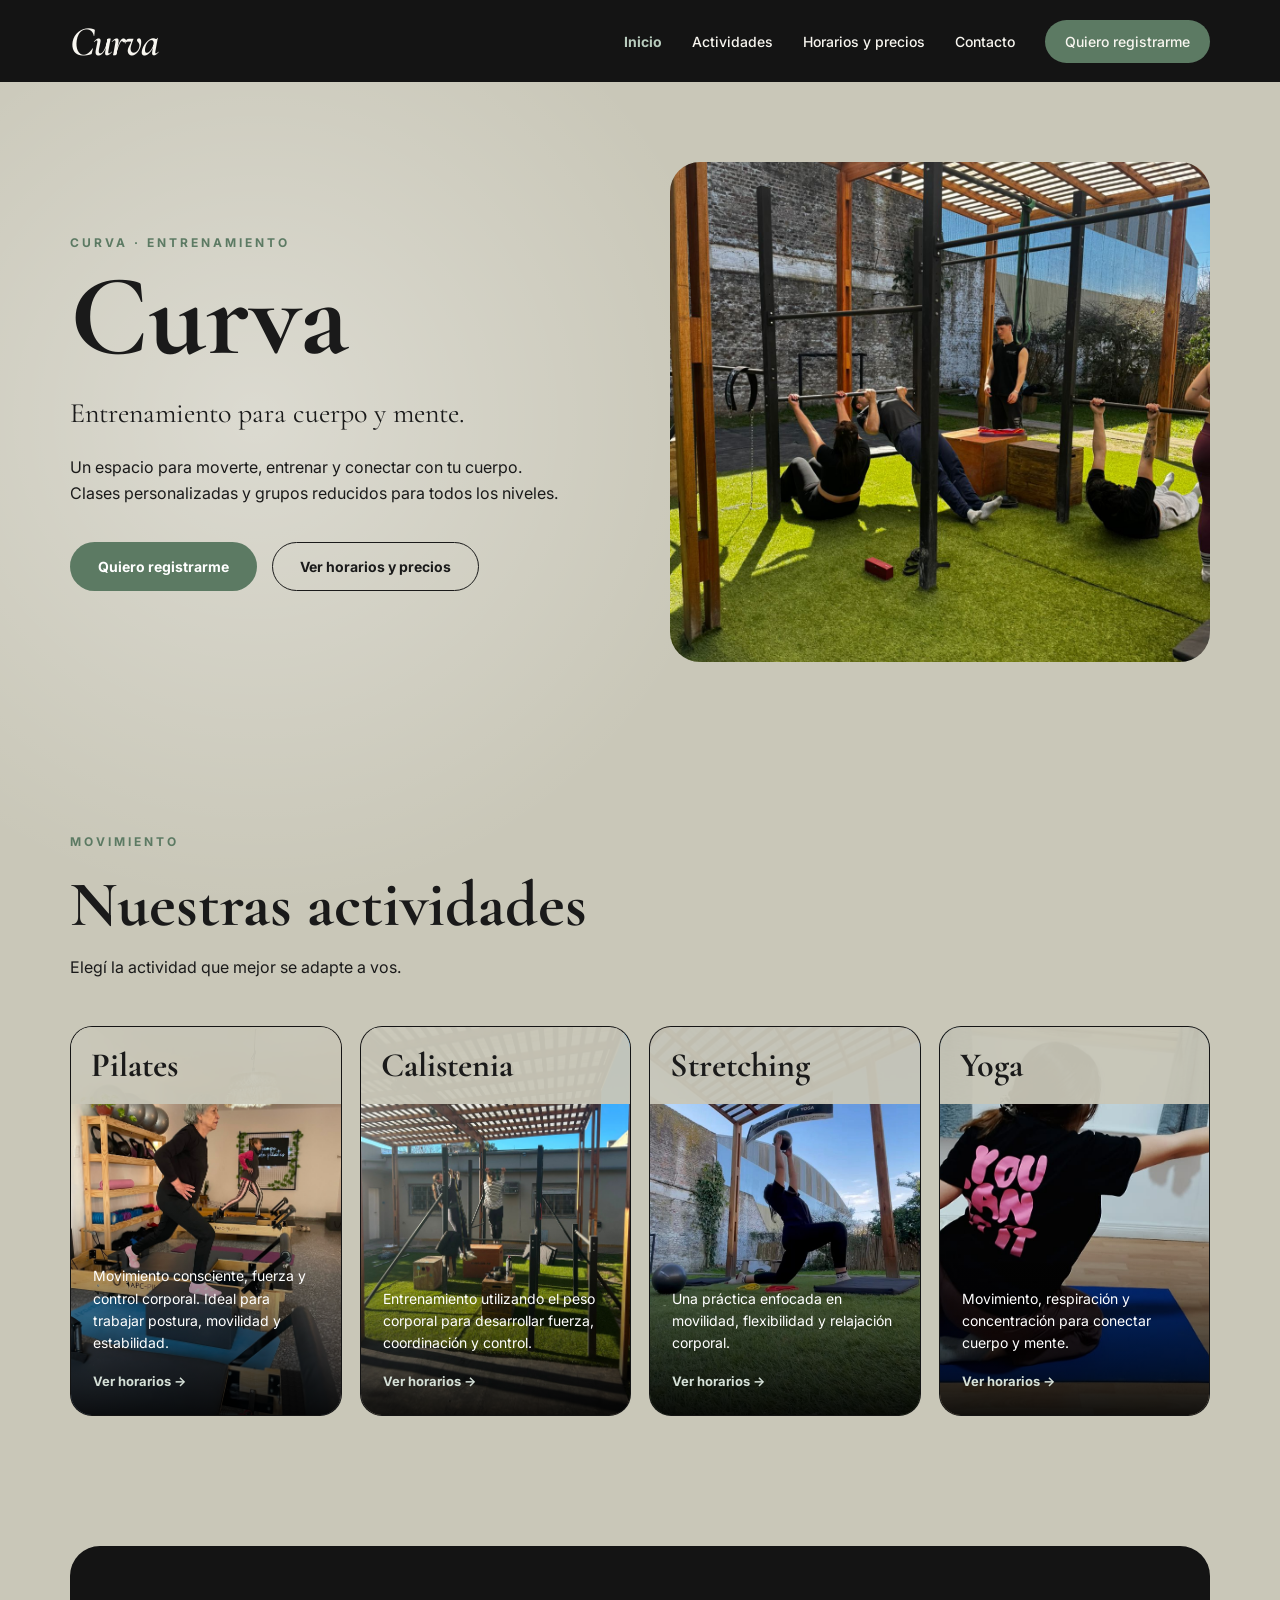
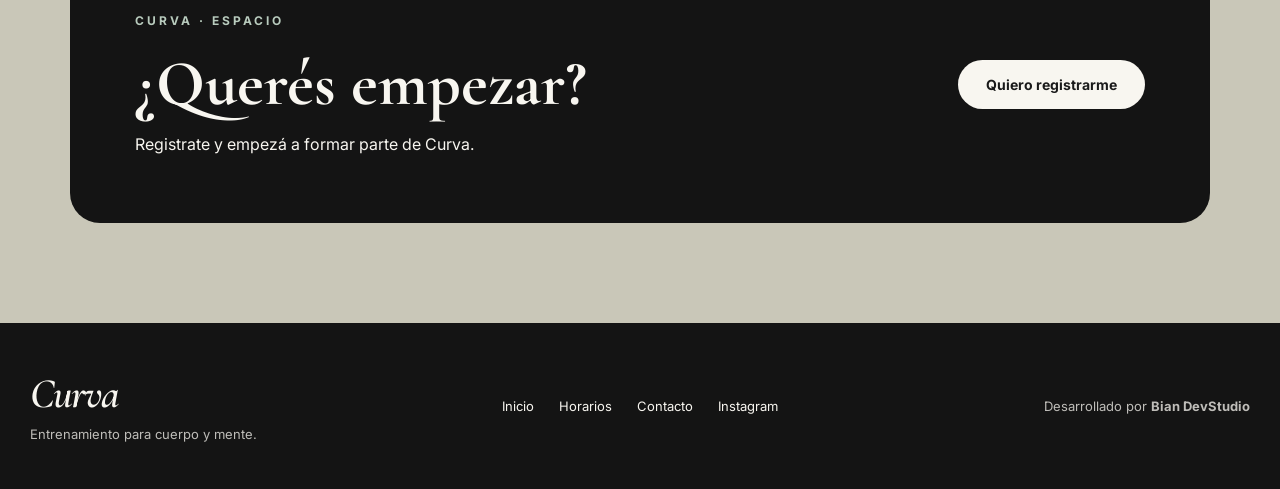
<file: index.html>
<!DOCTYPE html>
<html lang="es">

<head>
    <meta charset="UTF-8">
    <meta name="viewport" content="width=device-width, initial-scale=1.0">

    <title>Curva · espacio</title>

    <link rel="stylesheet" href="css/style.css">

    <link rel="preconnect" href="https://fonts.googleapis.com">
    <link rel="preconnect" href="https://fonts.gstatic.com" crossorigin>
    <link
        href="https://fonts.googleapis.com/css2?family=Cormorant+Garamond:wght@500;600;700&family=Inter:wght@400;500;600;700&display=swap"
        rel="stylesheet">
</head>

<body>

    <header class="site-header">
        <nav class="navbar">

            <a href="index.html" class="logo">Curva</a>

            <button class="menu-toggle" id="menuToggle" aria-label="Abrir menú">
                ☰
            </button>

            <div class="nav-menu" id="navMenu">
                <a href="index.html" class="active">Inicio</a>
                <a href="index.html#actividades">Actividades</a>
                <a href="horarios.html"> Horarios y precios</a>
                <a href="contacto.html">Contacto</a>
                <a href="registro.html" class="nav-cta">Quiero registrarme</a>
            </div>

        </nav>
    </header>


    <main>

        <!-- HERO -->
        <section class="hero">

            <div class="hero-content">

                <p class="eyebrow">CURVA · ENTRENAMIENTO</p>

                <h1>Curva</h1>

                <p class="hero-subtitle">
                    Entrenamiento para cuerpo y mente.
                </p>

                <p class="hero-description">
                    Un espacio para moverte, entrenar y conectar con tu cuerpo.
                    Clases personalizadas y grupos reducidos para todos los niveles.
                </p>

                <div class="hero-buttons">
                    <a href="registro.html" class="btn btn-primary">
                        Quiero registrarme
                    </a>

                    <a href="horarios.html" class="btn btn-secondary">
                        Ver horarios y precios
                    </a>
                </div>

            </div>

            <div class="hero-image">
                <img src="imagenes/inicio.jpeg" alt="Fotografía real del espacio Curva y personas entrenando"
                    border="0">
            </div>

        </section>


        <!-- ACTIVIDADES -->
        <section class="activities-section" id="actividades">

            <div class="section-heading">
                <p class="eyebrow">MOVIMIENTO</p>
                <h2>Nuestras actividades</h2>
                <p>
                    Elegí la actividad que mejor se adapte a vos.
                </p>
            </div>


            <div class="activity-grid">

                <article class="activity-card">
                    <div class="activity-image">
                        <img src="imagenes/pilates.jpeg" alt="Personas realizando una clase de Pilates">
                    </div>

                    <div class="activity-title">
                        <h3>Pilates</h3>
                    </div>

                    <div class="activity-info">
                        <p>
                            Movimiento consciente, fuerza y control corporal.
                            Ideal para trabajar postura, movilidad y estabilidad.
                        </p>

                        <a href="horarios.html?actividad=pilates">
                            Ver horarios →
                        </a>
                    </div>
                </article>


                <article class="activity-card">
                    <div class="activity-image">
                        <img src="imagenes/calistenia.jpeg" alt="Persona realizando ejercicios de calistenia">
                    </div>

                    <div class="activity-title">
                        <h3>Calistenia</h3>
                    </div>

                    <div class="activity-info">
                        <p>
                            Entrenamiento utilizando el peso corporal para
                            desarrollar fuerza, coordinación y control.
                        </p>

                        <a href="horarios.html?actividad=calistenia">
                            Ver horarios →
                        </a>
                    </div>
                </article>


                <article class="activity-card">
                    <div class="activity-image">
                        <img src="imagenes/streaching.jpeg" alt="Persona realizando ejercicios de stretching">
                    </div>

                    <div class="activity-title">
                        <h3>Stretching</h3>
                    </div>

                    <div class="activity-info">
                        <p>
                            Una práctica enfocada en movilidad, flexibilidad
                            y relajación corporal.
                        </p>

                        <a href="horarios.html?actividad=stretching">
                            Ver horarios →
                        </a>
                    </div>
                </article>


                <article class="activity-card">
                    <div class="activity-image">
                        <img src="imagenes/yoga.jpeg" alt="Personas realizando una clase de yoga">
                    </div>

                    <div class="activity-title">
                        <h3>Yoga</h3>
                    </div>

                    <div class="activity-info">
                        <p>
                            Movimiento, respiración y concentración para
                            conectar cuerpo y mente.
                        </p>

                        <a href="horarios.html?actividad=yoga">
                            Ver horarios →
                        </a>
                    </div>
                </article>

            </div>

        </section>


        <!-- CTA -->
        <section class="cta-section">

            <div>
                <p class="eyebrow">CURVA · ESPACIO</p>

                <h2>¿Querés empezar?</h2>

                <p>
                    Registrate y empezá a formar parte de Curva.
                </p>
            </div>

            <a href="registro.html" class="btn btn-light">
                Quiero registrarme
            </a>

        </section>

    </main>


    <footer class="site-footer">

        <div class="footer-brand">
            <span class="logo">Curva</span>
            <p>Entrenamiento para cuerpo y mente.</p>
        </div>

        <div class="footer-links">
            <a href="index.html">Inicio</a>
            <a href="horarios.html">Horarios</a>
            <a href="contacto.html">Contacto</a>
            <a href="https://www.instagram.com/curva.espacio/" target="_blank">
                Instagram
            </a>
        </div>

        <div class="footer-dev">
            <p>Desarrollado por <strong>Bian DevStudio</strong></p>
        </div>

    </footer>

    <a href="https://wa.me/5491138007337" target="_blank" rel="noopener noreferrer" class="whatsapp-float"
        id="whatsappFloat" aria-label="Escribinos por WhatsApp">
        <img src="imagenes/whatsapplogo.png" alt="WhatsApp">
    </a>

    <script src="js/script.js"></script>

</body>

</html>
</file>
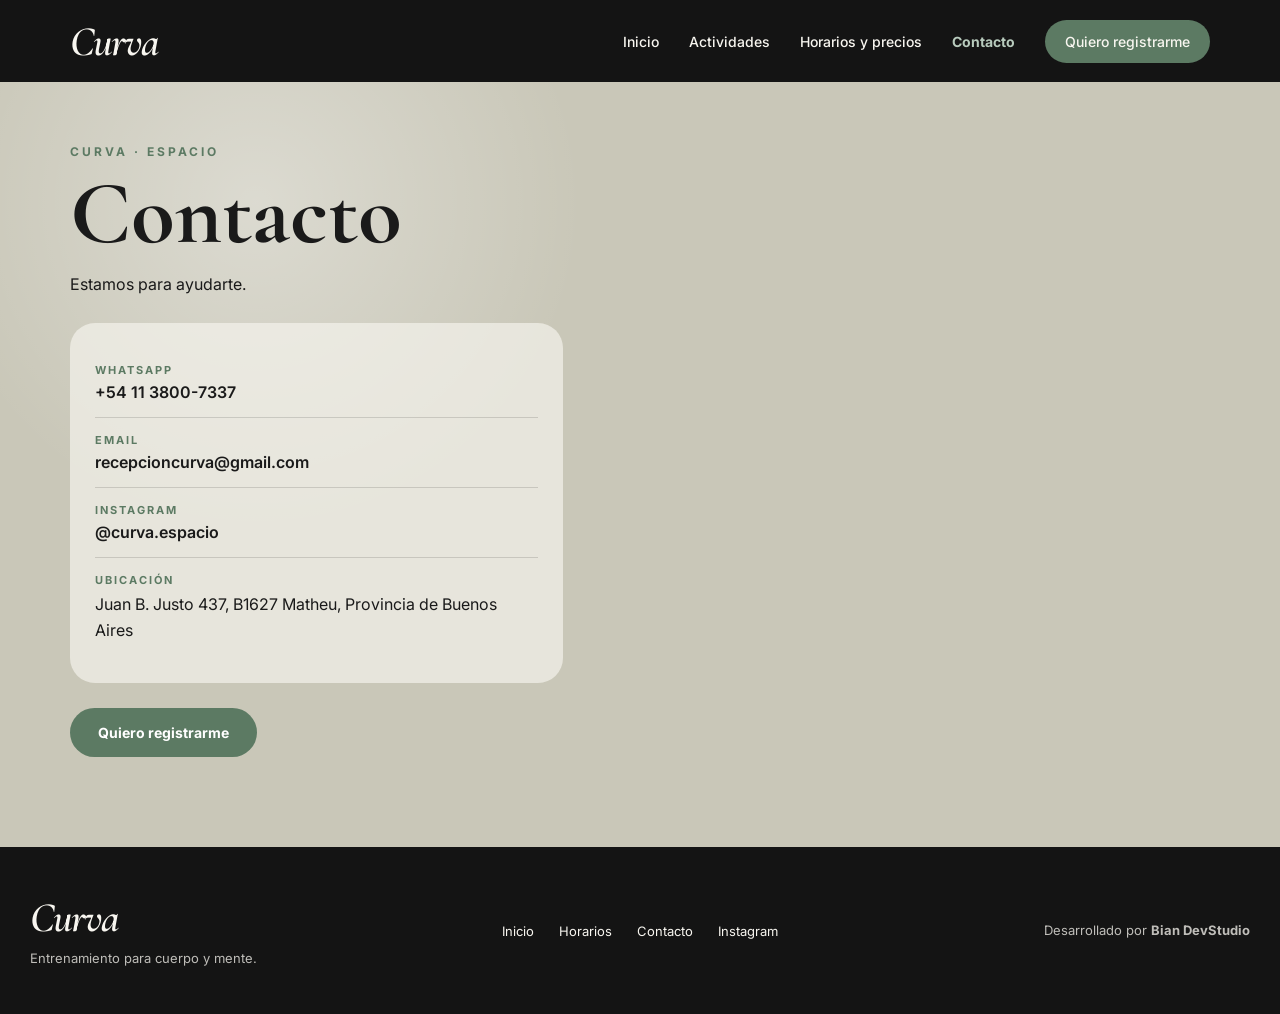
<file: contacto.html>
<!DOCTYPE html>
<html lang="es">

<head>

    <meta charset="UTF-8">

    <meta name="viewport" content="width=device-width, initial-scale=1.0">

    <title>Contacto · Curva</title>

    <link rel="stylesheet" href="css/style.css">

    <link rel="preconnect" href="https://fonts.googleapis.com">

    <link rel="preconnect" href="https://fonts.gstatic.com" crossorigin>
    <link
        href="https://fonts.googleapis.com/css2?family=Cormorant+Garamond:wght@500;600;700&family=Inter:wght@400;500;600;700&display=swap"
        rel="stylesheet">


</head>


<body>


    <header class="site-header">

        <nav class="navbar">

            <a href="index.html" class="logo">
                Curva
            </a>


            <button class="menu-toggle" id="menuToggle" aria-label="Abrir menú">
                ☰
            </button>


            <div class="nav-menu" id="navMenu">

                <a href="index.html">
                    Inicio
                </a>

                <a href="index.html#actividades">
                    Actividades
                </a>

                <a href="horarios.html">
                    Horarios y precios
                </a>

                <a href="contacto.html" class="active">
                    Contacto
                </a>

                <a href="registro.html" class="nav-cta">
                    Quiero registrarme
                </a>

            </div>

        </nav>

    </header>


    <main>


        <section class="contact-page">


            <div class="contact-info">


                <div class="page-header contact-header">

                    <p class="eyebrow">
                        CURVA · ESPACIO
                    </p>

                    <h1>
                        Contacto
                    </h1>

                    <p>
                        Estamos para ayudarte.
                    </p>

                </div>


                <div class="contact-card">


                    <div class="contact-item">

                        <span class="contact-label">
                            WhatsApp
                        </span>
                        <a href="https://wa.me/5491138007337" target="_blank" rel="noopener noreferrer">
                            +54 11 3800-7337
                        </a>

                    </div>


                    <div class="contact-item">

                        <span class="contact-label">
                            Email
                        </span>

                        <a href="mailto:recepcioncurva@gmail.com">
                            recepcioncurva@gmail.com
                        </a>

                    </div>


                    <div class="contact-item">

                        <span class="contact-label">
                            Instagram
                        </span>

                        <a href="https://www.instagram.com/curva.espacio/" target="_blank">
                            @curva.espacio
                        </a>

                    </div>


                    <div class="contact-item">

                        <span class="contact-label">
                            Ubicación
                        </span>

                        <p>
                            Juan B. Justo 437, B1627 Matheu, Provincia de Buenos Aires
                        </p>

                    </div>


                </div>


                <a href="registro.html" class="btn btn-primary contact-button">
                    Quiero registrarme
                </a>


            </div>


            <div class="map-container">
                <iframe
                    src="https://www.google.com/maps/embed?pb=!1m18!1m12!1m3!1d52699.227118186835!2d-58.84521165637289!3d-34.35806934880494!2m3!1f0!2f0!3f0!3m2!1i1024!2i768!4f13.1!3m3!1m2!1s0x95bb6372f4d2cfe3%3A0xa8b138cc68c038f8!2sCurva%20%E2%80%A2%20Centro%20de%20Entrenamiento!5e0!3m2!1ses!2sar!4v1788531033662!5m2!1ses!2sar"
                    width="100%" height="100%" style="border:0;" allowfullscreen="" loading="lazy"
                    referrerpolicy="no-referrer-when-downgrade" title="Ubicación de Curva"></iframe>

            </div>


        </section>


    </main>


    <footer class="site-footer">

        <div class="footer-brand">

            <span class="logo">
                Curva
            </span>

            <p>
                Entrenamiento para cuerpo y mente.
            </p>

        </div>


        <div class="footer-links">

            <a href="index.html">
                Inicio
            </a>

            <a href="horarios.html">
                Horarios
            </a>

            <a href="contacto.html">
                Contacto
            </a>

            <a href="https://www.instagram.com/curva.espacio/" target="_blank">
                Instagram
            </a>

        </div>


        <div class="footer-dev">

            <p>
                Desarrollado por
                <strong>Bian DevStudio</strong>
            </p>

        </div>

    </footer>

    <a href="https://wa.me/5491138007337" target="_blank" rel="noopener noreferrer" class="whatsapp-float"
        id="whatsappFloat" aria-label="Escribinos por WhatsApp">
        <img src="imagenes/whatsapplogo.png" alt="WhatsApp">
    </a>
    <script src="js/script.js"></script>

</body>

</html>
</file>
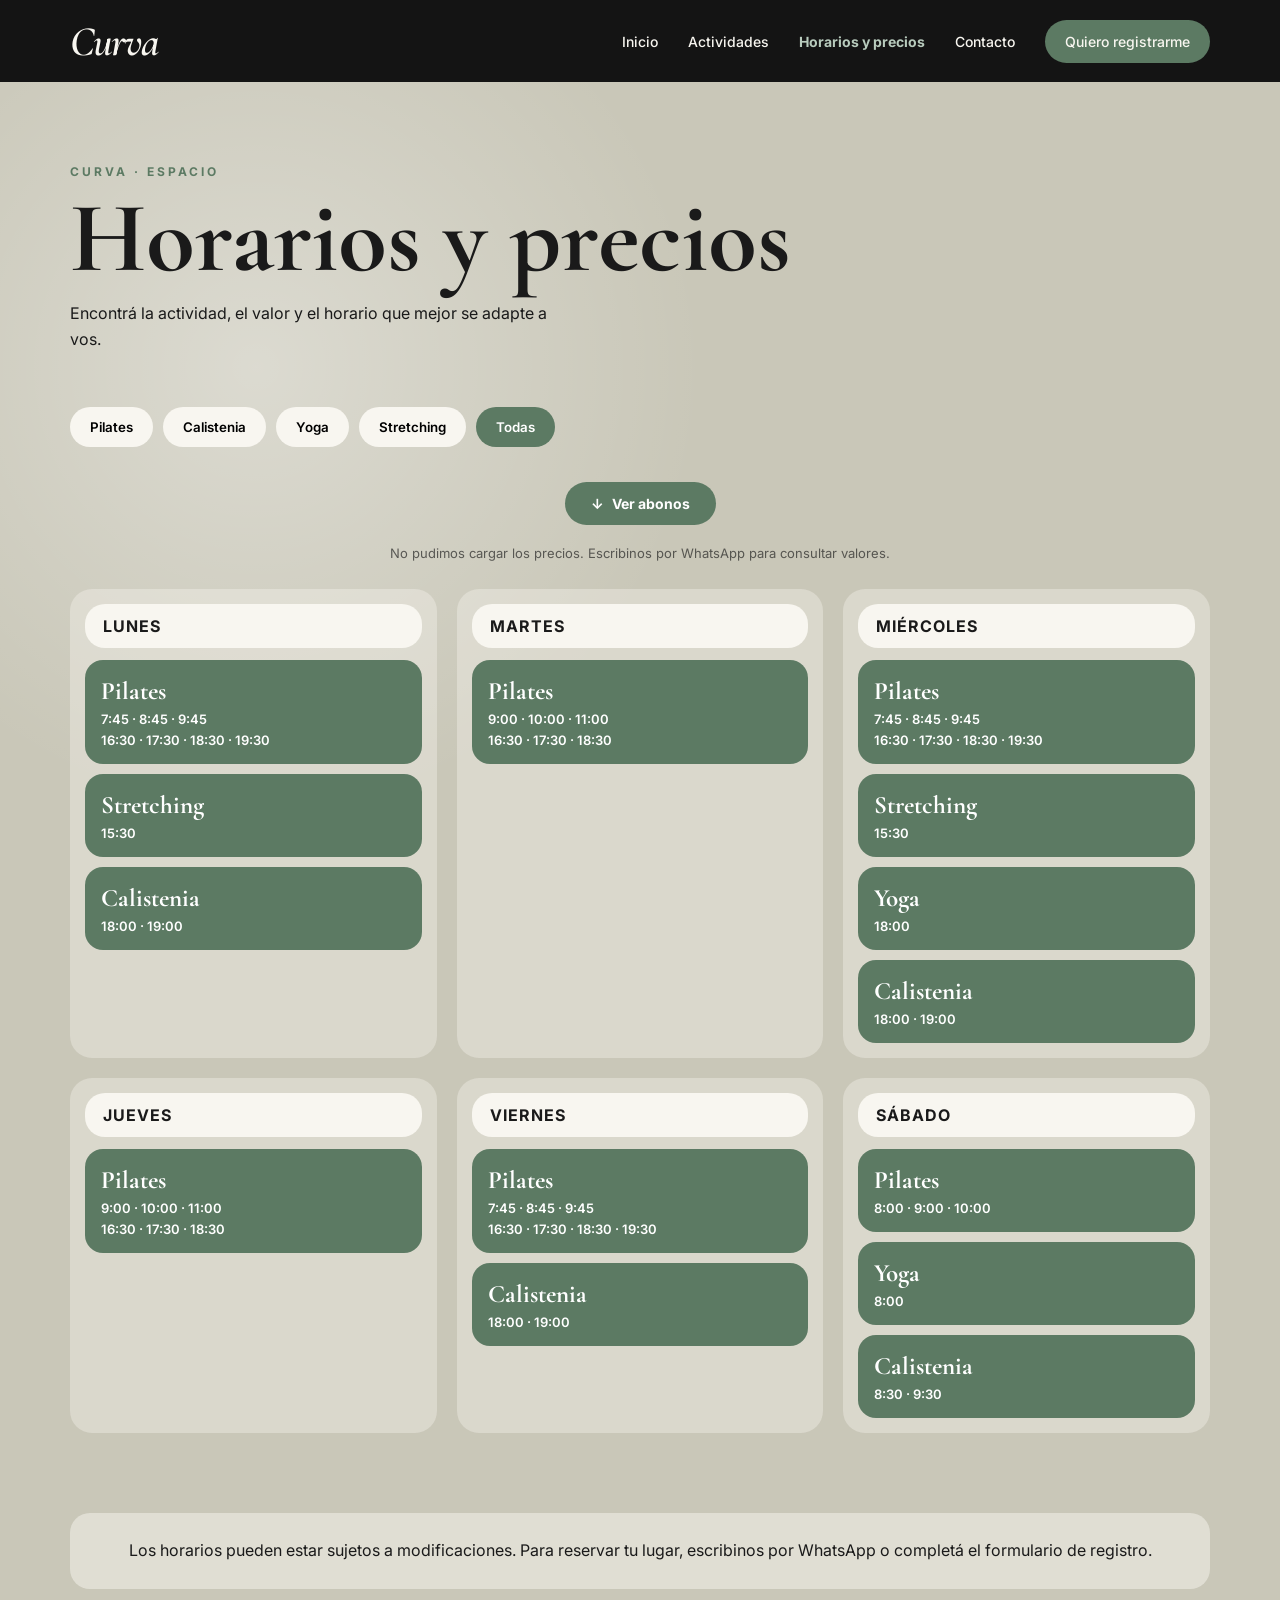
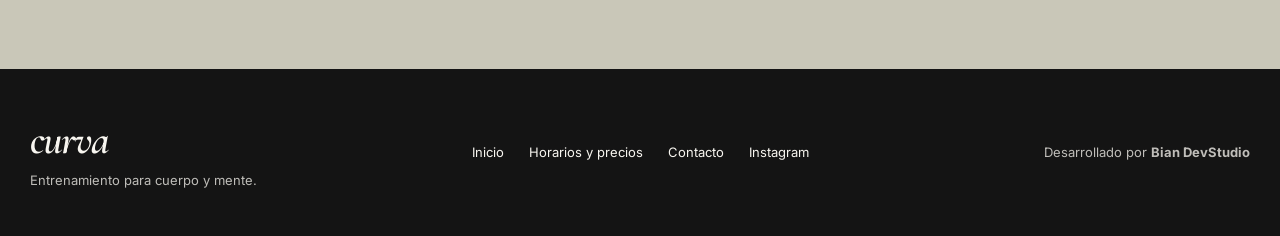
<file: horarios.html>
<!DOCTYPE html>
<html lang="es">
<head>

    <meta charset="UTF-8">
    <meta name="viewport" content="width=device-width, initial-scale=1.0">

    <title>Horarios y precios · Curva</title>

    <link rel="stylesheet" href="css/style.css">

    <link rel="preconnect" href="https://fonts.googleapis.com">
    <link rel="preconnect" href="https://fonts.gstatic.com" crossorigin>

    <link
        href="https://fonts.googleapis.com/css2?family=Cormorant+Garamond:wght@500;600;700&family=Inter:wght@400;500;600;700&display=swap"
        rel="stylesheet"
    >

</head>

<body>

<header class="site-header">

    <nav class="navbar">

        <a href="index.html" class="logo">Curva</a>

        <button class="menu-toggle" id="menuToggle" aria-label="Abrir menú">
            ☰
        </button>

        <div class="nav-menu" id="navMenu">

            <a href="index.html">Inicio</a>

            <a href="index.html#actividades">
                Actividades
            </a>

            <a href="horarios.html" class="active">
                Horarios y precios
            </a>

            <a href="contacto.html">
                Contacto
            </a>

            <a href="registro.html" class="nav-cta">
                Quiero registrarme
            </a>

        </div>

    </nav>

</header>


<main>

<section class="page-header">

    <p class="eyebrow">CURVA · ESPACIO</p>

    <h1>Horarios y precios</h1>

    <p>
        Encontrá la actividad, el valor y el horario que mejor se adapte a vos.
    </p>

</section>


<section class="schedule-section">

    <!-- FILTRO -->

    <div class="schedule-filters">

        <button class="filter-btn" data-filter="pilates">
            Pilates
        </button>

        <button class="filter-btn" data-filter="calistenia">
            Calistenia
        </button>

        <button class="filter-btn" data-filter="yoga">
            Yoga
        </button>

        <button class="filter-btn" data-filter="stretching">
            Stretching
        </button>

        <button class="filter-btn active" data-filter="all">
            Todas
        </button>

    </div>


    <!-- PRECIOS de la solapa activa (acordeón "Ver abonos") -->

    <div id="pricePanel" class="price-panel hidden">

        <button id="verAbonosBtn" class="accordion-toggle" type="button">
            <span class="accordion-arrow">↓</span> Ver abonos
        </button>

        <div id="priceCards" class="price-cards hidden"></div>

    </div>


    <!-- HORARIOS -->

    <div class="schedule-grid">

        <!-- LUNES -->

        <div class="schedule-day">

            <div class="day-name">
                Lunes
            </div>

            <div class="day-content">

                <div class="schedule-item" data-activity="pilates">
                    <span class="activity-name">
                        Pilates
                    </span>

                    <span class="time">
                        7:45 · 8:45 · 9:45
                    </span>

                    <span class="time">
                        16:30 · 17:30 · 18:30 · 19:30
                    </span>
                </div>


                <div class="schedule-item" data-activity="stretching">

                    <span class="activity-name">
                        Stretching
                    </span>

                    <span class="time">
                        15:30
                    </span>

                </div>


                <div class="schedule-item" data-activity="calistenia">

                    <span class="activity-name">
                        Calistenia
                    </span>

                    <span class="time">
                        18:00 · 19:00
                    </span>

                </div>

            </div>

        </div>


        <!-- MARTES -->

        <div class="schedule-day">

            <div class="day-name">
                Martes
            </div>

            <div class="day-content">

                <div class="schedule-item" data-activity="pilates">

                    <span class="activity-name">
                        Pilates
                    </span>

                    <span class="time">
                        9:00 · 10:00 · 11:00
                    </span>

                    <span class="time">
                        16:30 · 17:30 · 18:30
                    </span>

                </div>

            </div>

        </div>


        <!-- MIÉRCOLES -->

        <div class="schedule-day">

            <div class="day-name">
                Miércoles
            </div>

            <div class="day-content">

                <div class="schedule-item" data-activity="pilates">

                    <span class="activity-name">
                        Pilates
                    </span>

                    <span class="time">
                        7:45 · 8:45 · 9:45
                    </span>

                    <span class="time">
                        16:30 · 17:30 · 18:30 · 19:30
                    </span>

                </div>


                <div class="schedule-item" data-activity="stretching">

                    <span class="activity-name">
                        Stretching
                    </span>

                    <span class="time">
                        15:30
                    </span>

                </div>


                <div class="schedule-item" data-activity="yoga">

                    <span class="activity-name">
                        Yoga
                    </span>

                    <span class="time">
                        18:00
                    </span>

                </div>


                <div class="schedule-item" data-activity="calistenia">

                    <span class="activity-name">
                        Calistenia
                    </span>

                    <span class="time">
                        18:00 · 19:00
                    </span>

                </div>

            </div>

        </div>


        <!-- JUEVES -->

        <div class="schedule-day">

            <div class="day-name">
                Jueves
            </div>

            <div class="day-content">

                <div class="schedule-item" data-activity="pilates">

                    <span class="activity-name">
                        Pilates
                    </span>

                    <span class="time">
                        9:00 · 10:00 · 11:00
                    </span>

                    <span class="time">
                        16:30 · 17:30 · 18:30
                    </span>

                </div>

            </div>

        </div>


        <!-- VIERNES -->

        <div class="schedule-day">

            <div class="day-name">
                Viernes
            </div>

            <div class="day-content">

                <div class="schedule-item" data-activity="pilates">

                    <span class="activity-name">
                        Pilates
                    </span>

                    <span class="time">
                        7:45 · 8:45 · 9:45
                    </span>

                    <span class="time">
                        16:30 · 17:30 · 18:30 · 19:30
                    </span>

                </div>


                <div class="schedule-item" data-activity="calistenia">

                    <span class="activity-name">
                        Calistenia
                    </span>

                    <span class="time">
                        18:00 · 19:00
                    </span>

                </div>

            </div>

        </div>


        <!-- SÁBADO -->

        <div class="schedule-day">

            <div class="day-name">
                Sábado
            </div>

            <div class="day-content">

                <div class="schedule-item" data-activity="pilates">

                    <span class="activity-name">
                        Pilates
                    </span>

                    <span class="time">
                        8:00 · 9:00 · 10:00
                    </span>

                </div>


                <div class="schedule-item" data-activity="yoga">

                    <span class="activity-name">
                        Yoga
                    </span>

                    <span class="time">
                        8:00
                    </span>

                </div>


                <div class="schedule-item" data-activity="calistenia">

                    <span class="activity-name">
                        Calistenia
                    </span>

                    <span class="time">
                        8:30 · 9:30
                    </span>

                </div>

            </div>

        </div>

    </div>

</section>


<section class="schedule-note">

    <p>
        Los horarios pueden estar sujetos a modificaciones.
        Para reservar tu lugar, escribinos por WhatsApp o completá el formulario de registro.
    </p>

</section>


</main>


<footer class="site-footer">

    <div class="footer-brand">

        <span class="logo">curva</span>

        <p>
            Entrenamiento para cuerpo y mente.
        </p>

    </div>


    <div class="footer-links">

        <a href="index.html">
            Inicio
        </a>

        <a href="horarios.html">
            Horarios y precios
        </a>

        <a href="contacto.html">
            Contacto
        </a>

        <a
            href="https://www.instagram.com/curva.espacio/"
            target="_blank"
        >
            Instagram
        </a>

    </div>


    <div class="footer-dev">

        <p>
            Desarrollado por
            <strong>Bian DevStudio</strong>
        </p>

    </div>

</footer>

<a href="https://wa.me/5491138007337" target="_blank" rel="noopener noreferrer" class="whatsapp-float" id="whatsappFloat" aria-label="Escribinos por WhatsApp">
    <img src="imagenes/whatsapplogo.png" alt="WhatsApp">
</a>
<script src="js/script.js"></script>
<script src="js/precios.js"></script>

</body>
</html>
</file>
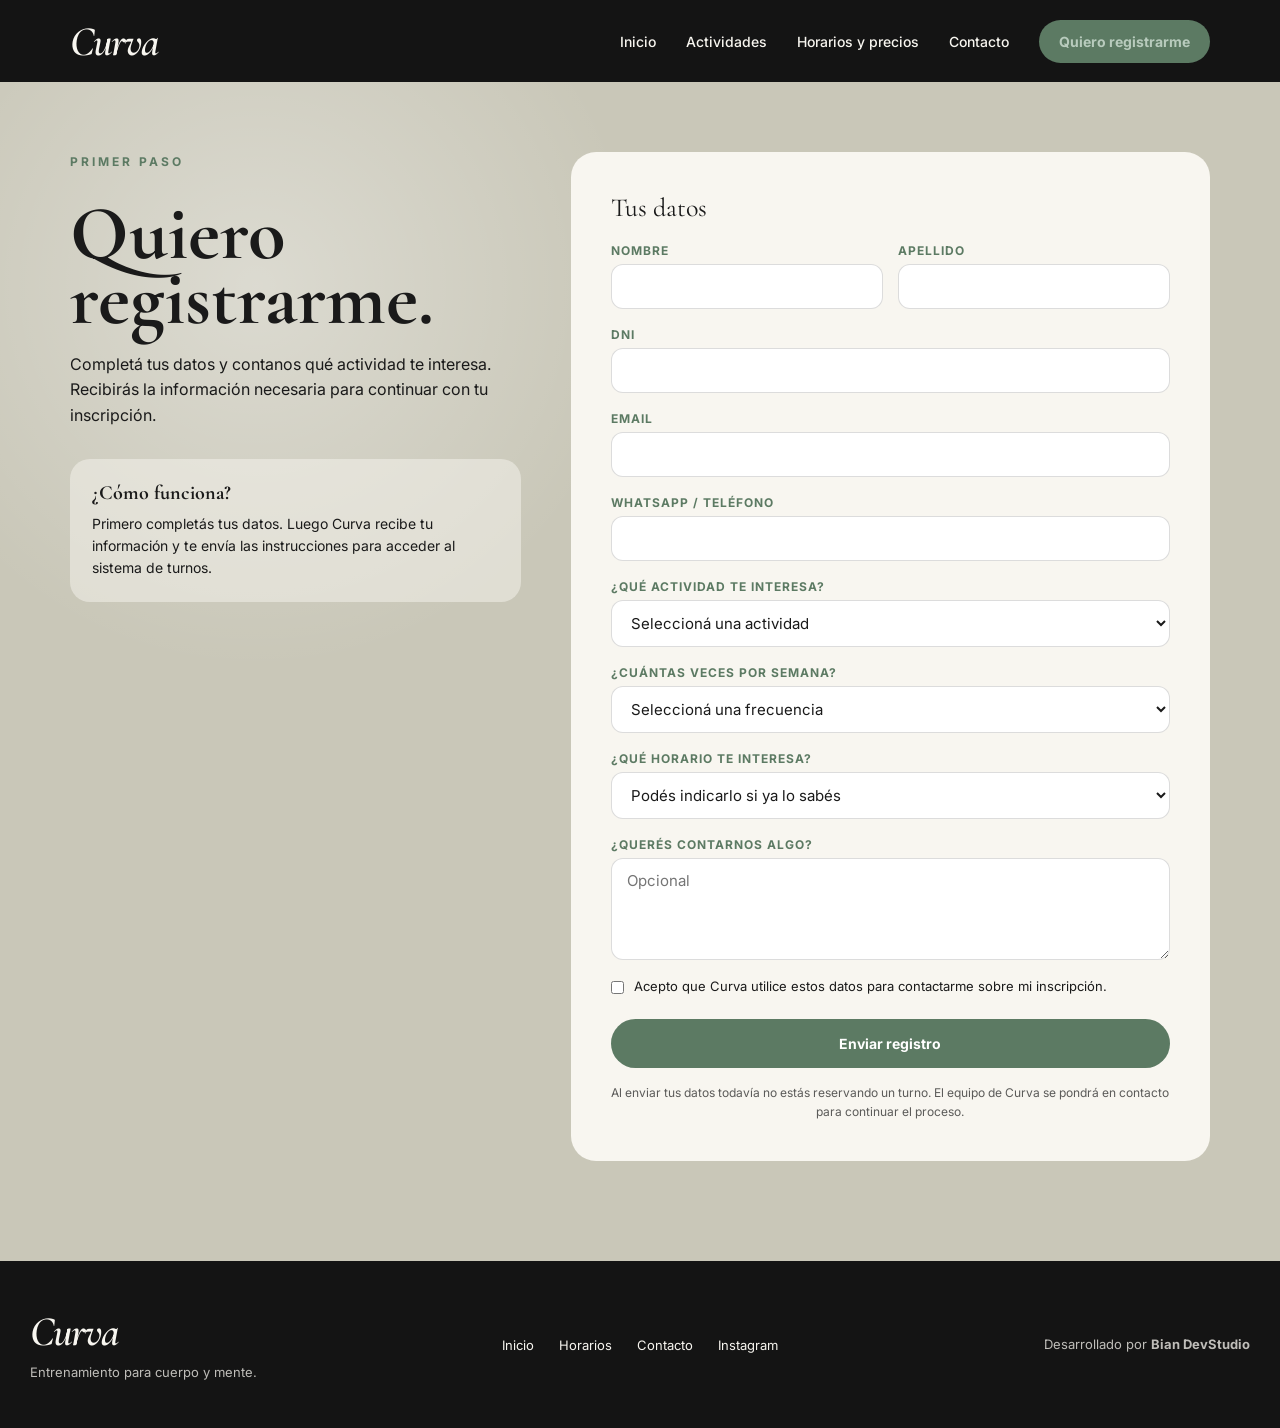
<file: registro.html>
<!DOCTYPE html>
<html lang="es">

<head>

    <meta charset="UTF-8">

    <meta name="viewport" content="width=device-width, initial-scale=1.0">

    <title>Registrarme · Curva</title>

    <link rel="stylesheet" href="css/style.css">

    <link rel="preconnect" href="https://fonts.googleapis.com">

    <link rel="preconnect" href="https://fonts.gstatic.com" crossorigin>

    <link
        href="https://fonts.googleapis.com/css2?family=Cormorant+Garamond:wght@500;600;700&family=Inter:wght@400;500;600;700&display=swap"
        rel="stylesheet">

    <!-- SDK de EmailJS: alojado en el propio repo (no en un CDN externo)
         para que ad-blockers y extensiones de privacidad no lo bloqueen -->
    <script type="text/javascript" src="js/Emailjs.min.js"></script>

</head>


<body>


    <header class="site-header">

        <nav class="navbar">

            <a href="index.html" class="logo">
                Curva
            </a>


            <button class="menu-toggle" id="menuToggle" aria-label="Abrir menú">
                ☰
            </button>


            <div class="nav-menu" id="navMenu">

                <a href="index.html">
                    Inicio
                </a>

                <a href="index.html#actividades">
                    Actividades
                </a>

                <a href="horarios.html">
                    Horarios y precios
                </a>

                <a href="contacto.html">
                    Contacto
                </a>

                <a href="registro.html" class="nav-cta active">
                    Quiero registrarme
                </a>

            </div>

        </nav>

    </header>


    <main>


        <section class="registration-page">

            <div class="registration-layout">


                <div class="registration-intro">

                    <p class="eyebrow">
                        PRIMER PASO
                    </p>

                    <h1>
                        Quiero<br>
                        registrarme.
                    </h1>

                    <p>
                        Completá tus datos y contanos qué actividad
                        te interesa. Recibirás la información necesaria
                        para continuar con tu inscripción.
                    </p>

                    <div class="registration-info">

                        <strong>
                            ¿Cómo funciona?
                        </strong>

                        <p>
                            Primero completás tus datos.
                            Luego Curva recibe tu información y
                            te envía las instrucciones para acceder
                            al sistema de turnos.
                        </p>

                    </div>

                </div>


                <div class="registration-form-wrapper">

                    <form id="registrationForm" class="registration-form">


                        <div class="form-section-title">
                            Tus datos
                        </div>


                        <div class="form-row">

                            <div class="form-field">

                                <label for="nombre">
                                    Nombre
                                </label>

                                <input type="text" id="nombre" name="nombre" required autocomplete="given-name">

                            </div>


                            <div class="form-field">

                                <label for="apellido">
                                    Apellido
                                </label>

                                <input type="text" id="apellido" name="apellido" required autocomplete="family-name">

                            </div>

                        </div>


                        <div class="form-field">

                            <label for="dni">
                                DNI
                            </label>

                            <input type="text" id="dni" name="dni" required inputmode="numeric">

                        </div>


                        <div class="form-field">

                            <label for="email">
                                Email
                            </label>

                            <input type="email" id="email" name="email" required autocomplete="email">

                        </div>


                        <div class="form-field">

                            <label for="telefono">
                                WhatsApp / Teléfono
                            </label>

                            <input type="tel" id="telefono" name="telefono" required autocomplete="tel">

                        </div>


                        <div class="form-field">

                            <label for="actividad">
                                ¿Qué actividad te interesa?
                            </label>

                            <select id="actividad" name="actividad" required>

                                <option value="">
                                    Seleccioná una actividad
                                </option>

                                <option value="pilates">
                                    Pilates
                                </option>

                                <option value="calistenia">
                                    Calistenia
                                </option>

                                <option value="yoga">
                                    Yoga
                                </option>

                                <option value="stretching">
                                    Stretching
                                </option>

                            </select>

                        </div>

                        <div class="form-field">

                            <label for="frecuencia">
                                ¿Cuántas veces por semana?
                            </label>

                            <select id="frecuencia" name="frecuencia" required>

                                <option value="">
                                    Seleccioná una frecuencia
                                </option>

                                <option value="1 vez por semana">
                                    1 vez por semana
                                </option>

                                <option value="2 veces por semana">
                                    2 veces por semana
                                </option>

                                <option value="3 veces por semana">
                                    3 veces por semana
                                </option>

                            </select>

                        </div>


                        <div class="form-field">

                            <label for="horario">
                                ¿Qué horario te interesa?
                            </label>

                            <select id="horario" name="horario">

                                <option value="">
                                    Podés indicarlo si ya lo sabés
                                </option>

                                <option value="manana">
                                    Mañana
                                </option>

                                <option value="tarde">
                                    Tarde
                                </option>

                                <option value="noche">
                                    Noche
                                </option>

                            </select>

                        </div>


                        <div class="form-field">

                            <label for="mensaje">
                                ¿Querés contarnos algo?
                            </label>

                            <textarea id="mensaje" name="mensaje" rows="4" placeholder="Opcional"></textarea>

                        </div>


                        <label class="checkbox-field">

                            <input type="checkbox" id="terminos" required>

                            <span>
                                Acepto que Curva utilice estos datos
                                para contactarme sobre mi inscripción.
                            </span>

                        </label>


                        <button type="submit" class="btn btn-primary btn-full">
                            Enviar registro
                        </button>

                        <p id="formError" class="form-disclaimer hidden" style="color:#A32D2D">
                            Hubo un problema al enviar tu registro. Intentá de nuevo o escribinos directamente.
                        </p>


                        <p class="form-disclaimer">
                            Al enviar tus datos todavía no estás reservando
                            un turno. El equipo de Curva se pondrá en contacto
                            para continuar el proceso.
                        </p>

                    </form>


                    <div id="registrationSuccess" class="success-box hidden">

                        <div class="success-icon">
                            ✓
                        </div>

                        <h2>
                            ¡Registro recibido!
                        </h2>

                        <p>
                            Tus datos fueron enviados correctamente.
                            El equipo de Curva se pondrá en contacto
                            para indicarte cómo continuar.
                        </p>

                        <a id="whatsappConfirmBtn" href="#" target="_blank" rel="noopener noreferrer"
                            class="btn btn-primary btn-full">
                            Confirmar registro con Curva por WhatsApp
                        </a>

                        <a href="index.html" class="btn btn-secondary">
                            Volver al inicio
                        </a>

                    </div>

                </div>

            </div>

        </section>


    </main>


    <footer class="site-footer">

        <div class="footer-brand">

            <span class="logo">
                Curva
            </span>

            <p>
                Entrenamiento para cuerpo y mente.
            </p>

        </div>


        <div class="footer-links">

            <a href="index.html">
                Inicio
            </a>

            <a href="horarios.html">
                Horarios
            </a>

            <a href="contacto.html">
                Contacto
            </a>

            <a href="https://www.instagram.com/curva.espacio/" target="_blank">
                Instagram
            </a>

        </div>


        <div class="footer-dev">

            <p>
                Desarrollado por
                <strong>Bian DevStudio</strong>
            </p>

        </div>

    </footer>


    <script src="js/script.js"></script>

</body>

</html>
</file>
<file: css/style.css>
/* =========================================================
   VARIABLES
========================================================= */

:root {

    --green: #5C7A63;
    --cream: #F8F6F0;
    --black: #1A1A1A;
    --dark: #141414;
    --beige: #C9C7B8;

    --serif: "Cormorant Garamond", serif;
    --sans: "Inter", sans-serif;

}


/* =========================================================
   RESET
========================================================= */

* {
    margin: 0;
    padding: 0;
    box-sizing: border-box;
}


html {
    scroll-behavior: smooth;
}


body {

    font-family: var(--sans);

    background:
        radial-gradient(circle at 20% 20%,
            rgba(255, 255, 255, .35),
            transparent 25%),
        var(--beige);

    color: var(--black);

    overflow-x: hidden;

}


a {
    text-decoration: none;
    color: inherit;
}


img {
    max-width: 100%;
    display: block;
}


/* =========================================================
   HEADER
========================================================= */

.site-header {

    background: var(--dark);

    color: var(--cream);

    position: relative;

    z-index: 100;

}


.navbar {

    max-width: 1200px;

    margin: auto;

    min-height: 82px;

    padding: 0 30px;

    display: flex;

    align-items: center;

    justify-content: space-between;

}


.logo {

    font-family: var(--serif);

    font-size: 42px;

    font-style: italic;

    font-weight: 600;

    letter-spacing: -2px;

}


.nav-menu {

    display: flex;

    align-items: center;

    gap: 30px;

}


.nav-menu a {

    font-size: 14px;

    font-weight: 500;

    transition: .2s;

}


.nav-menu a:hover {

    color: #b8cbbd;

}


.nav-menu a.active {

    color: #b8cbbd;

    font-weight: 700;

}


.nav-cta {

    background: var(--green);

    padding: 13px 20px;

    border-radius: 30px;

}


.nav-cta:hover {

    color: white !important;

    transform: translateY(-1px);

}


.menu-toggle {

    display: none;

    background: none;

    border: none;

    color: var(--cream);

    font-size: 28px;

    cursor: pointer;

}


/* =========================================================
   GENERAL
========================================================= */

main {
    width: 100%;
}


.eyebrow {

    font-size: 12px;

    letter-spacing: 3px;

    font-weight: 700;

    color: var(--green);

    margin-bottom: 15px;

}


h1,
h2,
h3 {

    font-family: var(--serif);

}


h1 {

    font-size: clamp(70px, 9vw, 130px);

    line-height: .85;

}


h2 {

    font-size: clamp(42px, 5vw, 70px);

}


p {
    line-height: 1.6;
}


.hidden {

    display: none !important;

}


/* =========================================================
   IMÁGENES / PLACEHOLDERS
   (evita el ícono de imagen rota mientras no haya
   fotos reales cargadas: sin src, se ve el fondo
   de color del contenedor en su lugar)
========================================================= */

.hero-image img:not([src]),
.hero-image img[src=""],
.activity-image img:not([src]),
.activity-image img[src=""] {

    display: none;

}


/* =========================================================
   BUTTONS
========================================================= */

.btn {

    display: inline-flex;

    align-items: center;

    justify-content: center;

    padding: 15px 27px;

    border-radius: 40px;

    font-size: 14px;

    font-weight: 700;

    transition: .25s;

    border: 1px solid transparent;

    cursor: pointer;

    background: none;

    font-family: var(--sans);

}


.btn:hover {

    transform: translateY(-3px);

}


.btn-primary {

    background: var(--green);

    color: white;

}


.btn-secondary {

    border: 1px solid var(--black);

    color: var(--black);

}


.btn-light {

    background: var(--cream);

    color: var(--black);

}


.btn-full {

    width: 100%;

}


/* =========================================================
   HERO
========================================================= */

.hero {

    max-width: 1200px;

    min-height: 650px;

    margin: auto;

    padding: 80px 30px;

    display: grid;

    grid-template-columns: 1fr 1fr;

    gap: 60px;

    align-items: center;

}


.hero-content {

    max-width: 560px;

}


.hero-subtitle {

    font-family: var(--serif);

    font-size: 28px;

    margin-top: 25px;

}


.hero-description {

    max-width: 500px;

    margin-top: 20px;

    font-size: 16px;

}


.hero-buttons {

    display: flex;

    gap: 15px;

    margin-top: 35px;

}


.hero-image {

    height: 500px;

    border-radius: 30px;

    overflow: hidden;

    background: #aaa;

}


.hero-image img {

    width: 100%;

    height: 100%;

    object-fit: cover;

}


/* =========================================================
   ACTIVIDADES
========================================================= */

.activities-section {

    max-width: 1200px;

    margin: auto;

    padding: 90px 30px;

}


.section-heading {

    max-width: 600px;

    margin-bottom: 45px;

}


.section-heading p:last-child {

    margin-top: 12px;

}


.activity-grid {

    display: grid;

    grid-template-columns: repeat(4, 1fr);

    gap: 18px;

}


.activity-card {

    position: relative;

    min-height: 390px;

    border: #141414 0.25px dashed;

    border-radius: 22px;

    overflow: hidden;

    background: var(--dark);

    color: white;

}


.activity-image {

    position: absolute;

    inset: 0;

}


.activity-image img {

    width: 100%;

    height: 100%;

    object-fit: cover;

}


.activity-title {

    position: absolute;

    top: 0;

    left: 0;

    right: 0;

    padding: 18px 20px;

    background: rgba(201, 199, 184, .95);

    color: var(--black);

}


.activity-title h3 {

    font-size: 34px;

}


.activity-info {

    position: absolute;

    left: 0;

    right: 0;

    bottom: 0;

    padding: 60px 22px 25px;


    background: linear-gradient(transparent,
            rgba(0, 0, 0, .9));

}


.activity-info p {

    font-size: 14px;

    margin-bottom: 15px;

}


.activity-info a {

    color: #d5e0d7;

    font-size: 13px;

    font-weight: 700;

}


/* =========================================================
   CTA
========================================================= */

.cta-section {

    max-width: 1140px;

    margin: 40px auto 100px;

    padding: 65px;

    border-radius: 30px;

    background: var(--dark);

    color: var(--cream);

    display: flex;

    align-items: center;

    justify-content: space-between;

    gap: 30px;

}


.cta-section .eyebrow {

    color: #b8cbbd;

}


.cta-section h2 {

    margin-bottom: 10px;

}


/* =========================================================
   PAGE HEADER
========================================================= */

.page-header {

    max-width: 1200px;

    margin: auto;

    padding: 80px 30px 55px;

}


.page-header h1 {

    font-size: clamp(60px, 8vw, 100px);

}


.page-header>p:last-child {

    max-width: 500px;

    margin-top: 20px;

}


/* =========================================================
   HORARIOS
========================================================= */

.schedule-section {

    max-width: 1200px;

    margin: auto;

    padding: 0 30px 80px;

}


.schedule-filters {

    display: flex;

    flex-wrap: wrap;

    gap: 10px;

    margin-bottom: 35px;

}


.filter-btn {

    border: none;

    background: var(--cream);

    padding: 12px 20px;

    border-radius: 30px;

    cursor: pointer;

    font-family: var(--sans);

    font-weight: 600;

}


.filter-btn.active {

    background: var(--green);

    color: white;

}


.schedule-grid {

    display: grid;

    grid-template-columns: repeat(3, 1fr);

    gap: 20px;

}


.schedule-day {

    background: rgba(248, 246, 240, .35);

    border-radius: 22px;

    padding: 15px;

}


.day-name {

    background: var(--cream);

    border-radius: 20px;

    padding: 12px 18px;

    font-weight: 700;

    text-transform: uppercase;

    letter-spacing: 1px;

    margin-bottom: 12px;

}


.day-content {

    display: flex;

    flex-direction: column;

    gap: 10px;

}


.schedule-item {

    background: var(--green);

    color: white;

    padding: 16px;

    border-radius: 18px;

    display: flex;

    flex-direction: column;

    gap: 5px;

}


.activity-name {

    font-family: var(--serif);

    font-size: 25px;

    font-weight: 700;

}


.time {

    font-size: 13px;

    font-weight: 600;

}


.schedule-item.hidden {

    display: none;

}


.schedule-day.hidden {

    display: none;

}


.schedule-note {

    max-width: 1140px;

    margin: 0 auto 80px;

    padding: 25px;

    background: rgba(248, 246, 240, .5);

    border-radius: 20px;

    text-align: center;

}


/* =========================================================
   CONTACTO
========================================================= */

.contact-page {

    max-width: 1200px;

    min-height: 650px;

    margin: auto;

    padding: 60px 30px 90px;

    display: grid;

    grid-template-columns: .9fr 1.1fr;

    gap: 45px;

    align-items: stretch;

}


.contact-info {

    display: flex;

    flex-direction: column;

}


.contact-header {

    padding: 0;

    margin: 0 0 25px;

}


.contact-header h1 {

    font-size: clamp(55px, 7vw, 90px);

}


.contact-card {

    background: rgba(248, 246, 240, .65);

    border-radius: 25px;

    padding: 25px;

}


.contact-item {

    padding: 15px 0;

    border-bottom: 1px solid rgba(26, 26, 26, .15);

}


.contact-item:last-child {

    border-bottom: none;

}


.contact-label {

    display: block;

    font-size: 11px;

    text-transform: uppercase;

    letter-spacing: 2px;

    color: var(--green);

    font-weight: 700;

    margin-bottom: 5px;

}


.contact-item a {

    font-weight: 600;

}


.contact-button {

    margin-top: 25px;

    align-self: flex-start;

}


.map-container {

    min-height: 500px;

    border-radius: 25px;

    overflow: hidden;

}


.map-container iframe {

    display: block;

}


/* =========================================================
   REGISTRO
========================================================= */

.registration-page {

    max-width: 1200px;

    margin: auto;

    padding: 70px 30px 100px;

}


.registration-layout {

    display: grid;

    grid-template-columns: 1fr 1.15fr;

    gap: 50px;

    align-items: start;

}


.registration-intro h1 {

    font-size: clamp(48px, 6vw, 80px);

    margin-bottom: 20px;

}


.registration-intro>p {

    max-width: 440px;

    margin-bottom: 30px;

}


.registration-info {

    background: rgba(248, 246, 240, .5);

    border-radius: 20px;

    padding: 22px;

}


.registration-info strong {

    display: block;

    font-family: var(--serif);

    font-size: 20px;

    margin-bottom: 8px;

}


.registration-info p {

    font-size: 14px;

}


.registration-form-wrapper {

    background: var(--cream);

    border-radius: 25px;

    padding: 40px;

}


.form-section-title {

    font-family: var(--serif);

    font-size: 26px;

    margin-bottom: 20px;

}


.form-row {

    display: grid;

    grid-template-columns: 1fr 1fr;

    gap: 15px;

}


.form-field {

    margin-bottom: 18px;

    display: flex;

    flex-direction: column;

    gap: 6px;

}


.form-field label {

    font-size: 12px;

    font-weight: 700;

    text-transform: uppercase;

    letter-spacing: 1px;

    color: var(--green);

}


.form-field input,
.form-field select,
.form-field textarea {

    border: 1px solid rgba(26, 26, 26, .15);

    background: white;

    border-radius: 12px;

    padding: 12px 15px;

    font-family: var(--sans);

    font-size: 15px;

    color: var(--black);

}


.form-field textarea {

    resize: vertical;

}


.form-field input:focus,
.form-field select:focus,
.form-field textarea:focus {

    outline: none;

    border-color: var(--green);

}


.checkbox-field {

    display: flex;

    align-items: flex-start;

    gap: 10px;

    font-size: 13px;

    margin-bottom: 25px;

    cursor: pointer;

}


.checkbox-field input {

    margin-top: 3px;

}


.form-disclaimer {

    margin-top: 15px;

    font-size: 12px;

    opacity: .7;

    text-align: center;

}


.success-box {

    background: var(--cream);

    border-radius: 25px;

    padding: 50px 40px;

    text-align: center;

}


.success-icon {

    width: 60px;

    height: 60px;

    border-radius: 50%;

    background: var(--green);

    color: white;

    display: flex;

    align-items: center;

    justify-content: center;

    font-size: 28px;

    margin: 0 auto 20px;

}


.success-box h2 {

    font-size: 32px;

    margin-bottom: 10px;

}


.success-box p {

    max-width: 400px;

    margin: 0 auto 25px;

}


/* =========================================================
   FOOTER
========================================================= */

.site-footer {

    background: var(--dark);

    color: var(--cream);

    padding: 45px 30px;

    display: grid;

    grid-template-columns: 1fr auto 1fr;

    align-items: center;

    gap: 30px;

}


.footer-brand p {

    margin-top: 5px;

    font-size: 13px;

    opacity: .75;

}


.footer-links {

    display: flex;

    gap: 25px;

    font-size: 13px;

}


.footer-links a:hover {

    color: #b8cbbd;

}


.footer-dev {

    text-align: right;

    font-size: 13px;

    opacity: .75;

}


/* =========================================================
   TABLET
========================================================= */

@media (max-width: 900px) {

    .activity-grid {

        grid-template-columns: repeat(2, 1fr);

    }


    .schedule-grid {

        grid-template-columns: repeat(2, 1fr);

    }


    .contact-page {

        grid-template-columns: 1fr;

    }


    .map-container {

        min-height: 400px;

    }


    .registration-layout {

        grid-template-columns: 1fr;

    }


    .site-footer {

        grid-template-columns: 1fr;

        text-align: center;

    }


    .footer-links {

        justify-content: center;

        flex-wrap: wrap;

    }


    .footer-dev {

        text-align: center;

    }

}


/* =========================================================
   MOBILE
========================================================= */

@media (max-width: 700px) {


    .navbar {

        min-height: 70px;

        padding: 0 20px;

    }


    .logo {

        font-size: 36px;

    }


    .menu-toggle {

        display: block;

    }


    .nav-menu {

        position: absolute;

        top: 70px;

        left: 0;

        right: 0;

        background: var(--dark);

        padding: 20px;

        display: none;

        flex-direction: column;

        align-items: stretch;

        gap: 5px;

    }


    .nav-menu.active {

        display: flex;

    }


    .nav-menu a {

        padding: 14px 10px;

    }


    .nav-cta {

        text-align: center;

        margin-top: 5px;

    }


    .hero {

        grid-template-columns: 1fr;

        padding: 55px 20px;

        gap: 35px;

        min-height: auto;

    }


    .hero h1 {

        font-size: 75px;

    }


    .hero-image {

        height: 350px;

    }


    .hero-buttons {

        flex-direction: column;

    }


    .btn {

        width: 100%;

    }


    .activities-section {

        padding: 60px 20px;

    }


    .activity-grid {

        grid-template-columns: 1fr;

        gap: 15px;

    }


    .activity-card {

        min-height: 330px;

    }


    .cta-section {

        margin: 30px 20px 70px;

        padding: 40px 25px;

        flex-direction: column;

        align-items: stretch;

    }


    .page-header {

        padding: 55px 20px 35px;

    }


    .schedule-section {

        padding: 0 20px 60px;

    }


    .schedule-grid {

        grid-template-columns: 1fr;

    }


    .schedule-filters {

        overflow-x: auto;

        flex-wrap: nowrap;

        padding-bottom: 5px;

    }


    .filter-btn {

        white-space: nowrap;

    }


    .contact-page {

        padding: 45px 20px 70px;

        display: flex;

        flex-direction: column;

        gap: 30px;

    }


    .contact-header {

        padding: 0;

    }


    .map-container {

        min-height: 350px;

        order: 2;

    }


    .contact-info {

        order: 1;

    }


    .registration-page {

        padding: 45px 20px 70px;

    }


    .registration-form-wrapper {

        padding: 25px;

    }


    .form-row {

        grid-template-columns: 1fr;

    }


    .site-footer {

        padding: 40px 20px;

    }


    .footer-links {

        flex-direction: column;

        gap: 12px;

    }

}


/* =========================================================
   PRECIOS — ACORDEÓN "VER ABONOS"
========================================================= */

.price-panel {

    text-align: center;

    margin-bottom: 25px;

}


.price-panel.hidden {

    display: none;

}


.accordion-toggle {

    background: var(--green);

    color: white;

    border: none;

    border-radius: 40px;

    padding: 13px 26px;

    font-family: var(--sans);

    font-size: 14px;

    font-weight: 700;

    cursor: pointer;

    display: inline-flex;

    align-items: center;

    gap: 8px;

}


.accordion-toggle:hover {

    opacity: .9;

}


.accordion-arrow {

    font-size: 14px;

}


.price-cards {

    display: flex;

    justify-content: center;

    gap: 16px;

    flex-wrap: wrap;

    margin-top: 18px;

    text-align: left;

}


.price-cards.hidden {

    display: none;

}


.price-card {

    background: rgba(248, 246, 240, .6);

    border-radius: 18px;

    padding: 18px 20px;

    min-width: 210px;

    flex: 1 1 210px;

    max-width: 260px;

}


.price-card h4 {

    font-family: var(--serif);

    font-size: 17px;

    text-align: center;

    margin-bottom: 10px;

}


.price-pack-titulo {

    font-family: var(--serif);

    font-size: 15px;

    text-align: center;

    margin-bottom: 4px;

}


.price-pack-bloque {

    margin-bottom: 12px;

}


.price-pack-bloque:last-child {

    margin-bottom: 0;

}


.price-row {

    display: flex;

    justify-content: space-between;

    gap: 15px;

    font-size: 13px;

    padding: 4px 0;

}


.price-row.sin-cargo span:last-child {

    color: var(--green);

    font-weight: 700;

}


.price-note {

    font-size: 11px;

    opacity: .65;

    text-align: center;

    margin-top: 6px;

}


.price-legend {

    text-align: center;

    font-size: 13px;

    font-weight: 700;

    color: var(--green);

    margin-top: 10px;

}


.price-error {

    text-align: center;

    font-size: 13px;

    opacity: .65;

}


@media (max-width: 700px) {

    .price-cards {

        flex-direction: column;

        align-items: stretch;

    }


    .price-card {

        max-width: none;

    }



}

/* =========================================================
   BOTÓN FLOTANTE DE WHATSAPP
========================================================= */

.whatsapp-float {

    position: fixed;
    bottom: 24px;
    right: 24px;
    width: 60px;
    height: 60px;
    z-index: 200;

    display: flex;
    align-items: center;
    justify-content: center;

    border-radius: 50%;
    box-shadow: 0 4px 14px rgba(0, 0, 0, .25);

    opacity: 0;
    visibility: hidden;
    transform: translateY(20px);
    transition: opacity .3s, transform .3s, visibility .3s;

}


.whatsapp-float.show {

    opacity: 1;
    visibility: visible;
    transform: translateY(0);

}


.whatsapp-float:hover {

    transform: scale(1.08);

}


.whatsapp-float img {

    width: 100%;
    height: 100%;
    object-fit: contain;

}


@media (max-width: 700px) {

    .whatsapp-float {

        width: 50px;
        height: 50px;
        bottom: 16px;
        right: 16px;

    }

}
</file>
